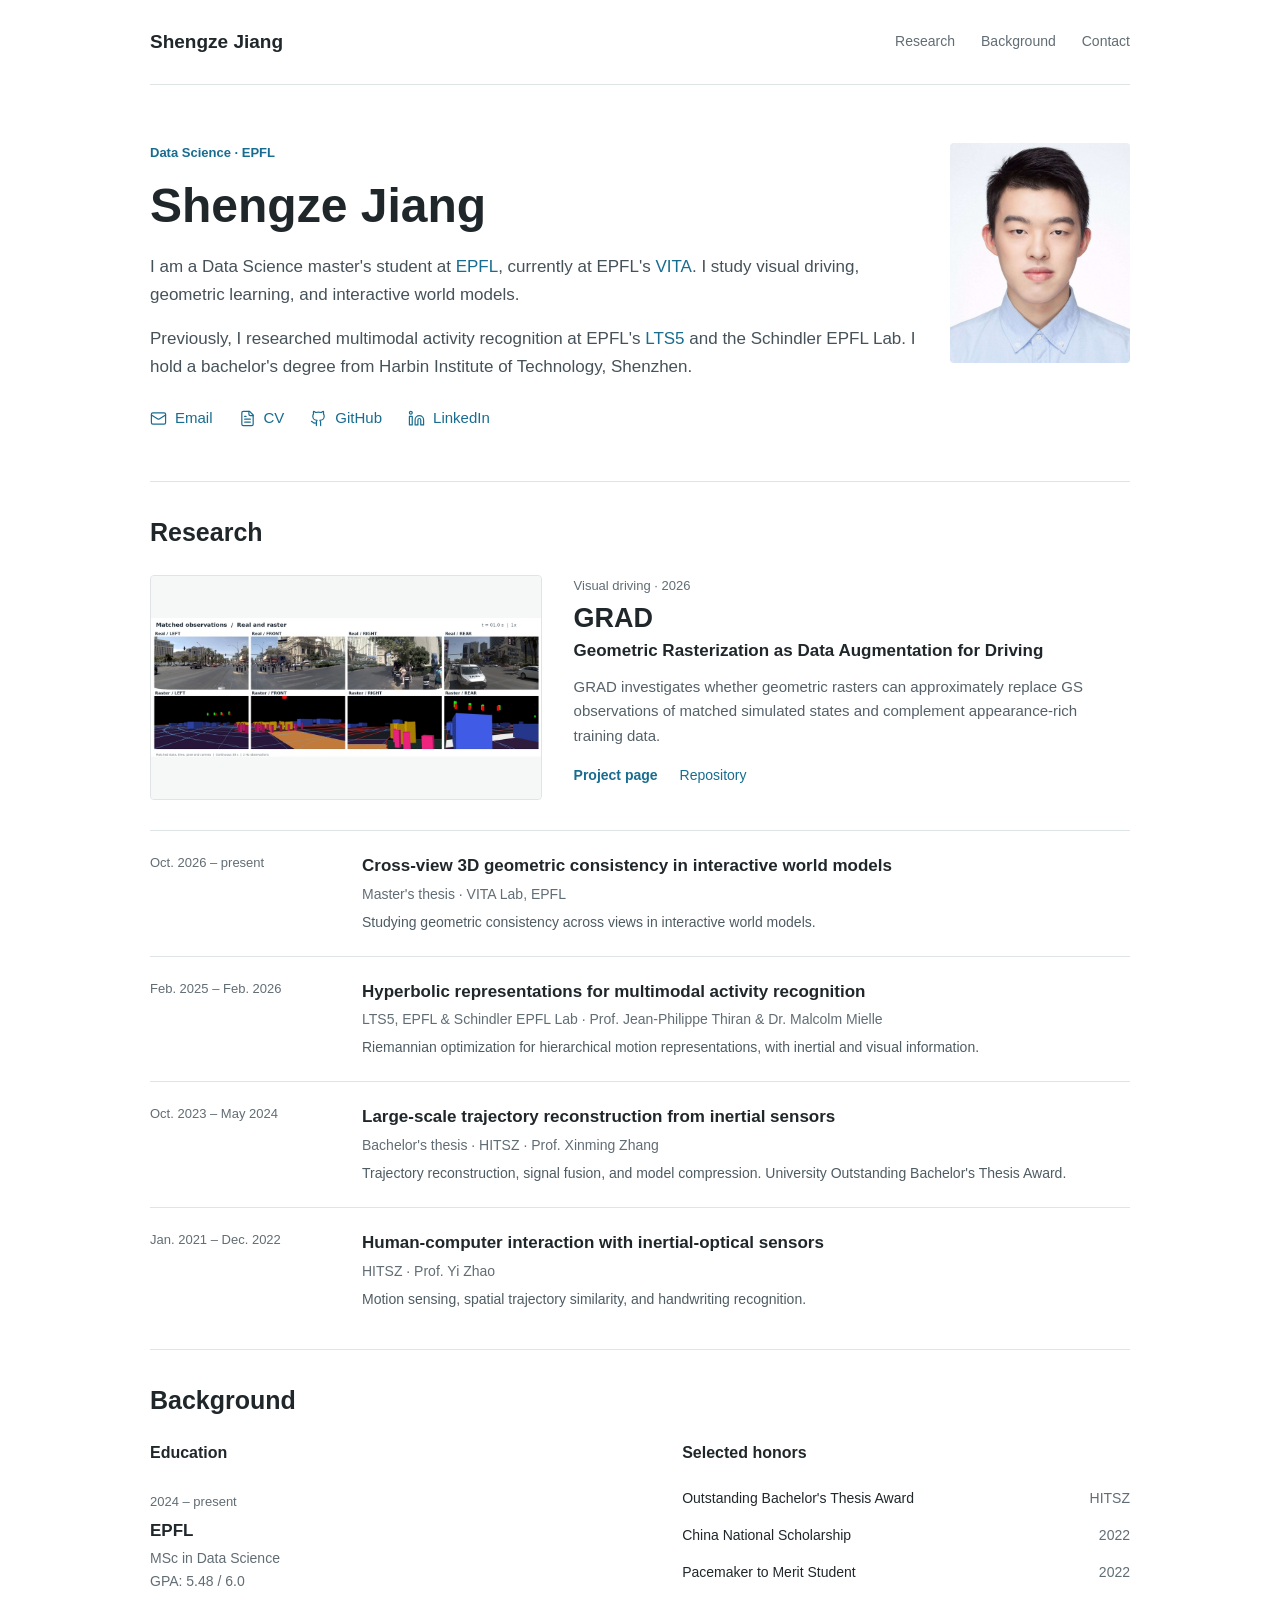
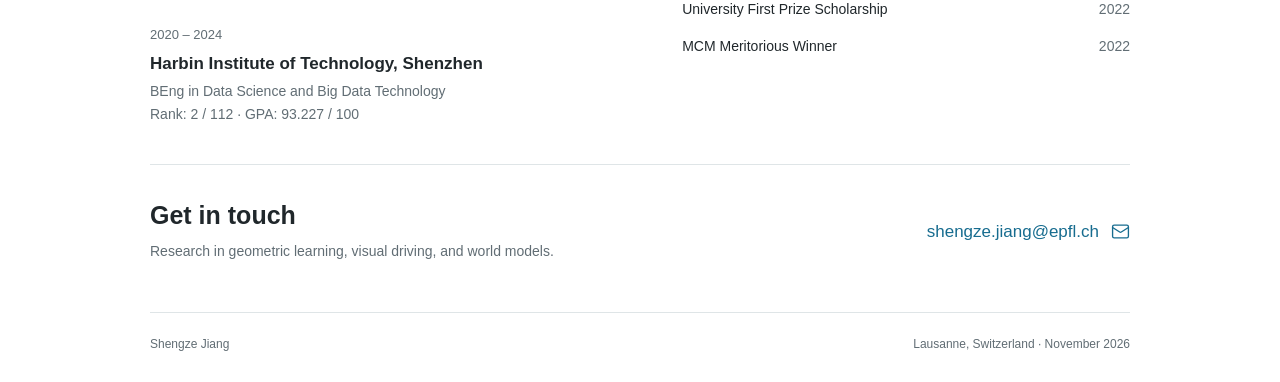
<file: index.html>
<!doctype html>
<html lang="en">
<head>
  <meta charset="utf-8">
  <meta name="viewport" content="width=device-width, initial-scale=1">
  <meta name="description" content="Shengze Jiang is a Data Science master's student at EPFL, researching visual driving, geometric learning, and interactive world models.">
  <meta name="robots" content="index, follow">
  <link rel="canonical" href="https://necojac.github.io/">
  <meta name="theme-color" content="#ffffff">
  <title>Shengze Jiang | EPFL</title>
  <link rel="icon" href="assets/images/favicon.png" type="image/png">
  <link rel="stylesheet" href="assets/css/site.css">
  <script src="assets/vendor/lucide.min.js" defer></script>
  <script src="assets/js/site.js" defer></script>
</head>
<body class="personal-page">
  <a class="skip-link" href="#main">Skip to content</a>
  <header class="site-nav personal-width">
    <a class="wordmark" href="index.html" aria-current="page">Shengze Jiang</a>
    <nav aria-label="Main navigation">
      <a href="#research">Research</a>
      <a href="#background">Background</a>
      <a href="#contact">Contact</a>
    </nav>
  </header>

  <main id="main" class="personal-width">
    <section class="profile" aria-labelledby="profile-title">
      <!-- PROFILE_PHOTO -->
      <p class="eyebrow">Data Science &middot; EPFL</p>
      <h1 id="profile-title">Shengze Jiang</h1>
      <div class="profile-bio">
        <p>I am a Data Science master's student at <a href="https://www.epfl.ch/">EPFL</a>, currently at EPFL's <a href="https://www.epfl.ch/labs/vita/">VITA</a>. I study visual driving, geometric learning, and interactive world models.</p>
        <p>Previously, I researched multimodal activity recognition at EPFL's <a href="https://www.epfl.ch/labs/lts5/">LTS5</a> and the Schindler EPFL Lab. I hold a bachelor's degree from Harbin Institute of Technology, Shenzhen.</p>
      </div>
      <div class="profile-links" aria-label="Profile links">
        <a href="mailto:shengze.jiang@epfl.ch"><i data-lucide="mail" aria-hidden="true"></i>Email</a>
        <!-- PROFILE_CV_LINK -->
        <a href="https://github.com/NecoJac"><i data-lucide="github" aria-hidden="true"></i>GitHub</a>
        <a href="https://www.linkedin.com/in/shengze-jiang/"><i data-lucide="linkedin" aria-hidden="true"></i>LinkedIn</a>
      </div>
    </section>

    <section id="research" class="home-section" aria-labelledby="research-title">
      <div class="section-heading"><h2 id="research-title">Research</h2></div>
      <article class="featured-research">
        <a class="research-image" href="GRAD/index.html" aria-label="Explore the GRAD project">
          <img src="assets/images/grad-thumbnail.webp" width="1120" height="640" alt="Matched real camera images and geometric raster observations used to train GRAD" fetchpriority="high">
        </a>
        <div class="research-description">
          <p class="research-meta">Visual driving &middot; 2026</p>
          <h3><a href="GRAD/index.html">GRAD</a></h3>
          <p class="project-subtitle">Geometric Rasterization as Data Augmentation for Driving</p>
          <p>GRAD investigates whether geometric rasters can approximately replace GS observations of matched simulated states and complement appearance-rich training data.</p>
          <div class="inline-links"><a class="text-link" href="GRAD/index.html">Project page</a><a href="https://github.com/NecoJac/GRAD">Repository</a></div>
        </div>
      </article>

      <div class="research-list">
        <article class="research-entry">
          <div class="entry-date">Oct. 2026 &ndash; present</div>
          <div><h3>Cross-view 3D geometric consistency in interactive world models</h3><p>Master's thesis &middot; VITA Lab, EPFL</p><p class="entry-detail">Studying geometric consistency across views in interactive world models.</p></div>
        </article>
        <article class="research-entry">
          <div class="entry-date">Feb. 2025 &ndash; Feb. 2026</div>
          <div><h3>Hyperbolic representations for multimodal activity recognition</h3><p>LTS5, EPFL &amp; Schindler EPFL Lab &middot; Prof. Jean-Philippe Thiran &amp; Dr. Malcolm Mielle</p><p class="entry-detail">Riemannian optimization for hierarchical motion representations, with inertial and visual information.</p></div>
        </article>
        <article class="research-entry">
          <div class="entry-date">Oct. 2023 &ndash; May 2024</div>
          <div><h3>Large-scale trajectory reconstruction from inertial sensors</h3><p>Bachelor's thesis &middot; HITSZ &middot; Prof. Xinming Zhang</p><p class="entry-detail">Trajectory reconstruction, signal fusion, and model compression. University Outstanding Bachelor's Thesis Award.</p></div>
        </article>
        <article class="research-entry">
          <div class="entry-date">Jan. 2021 &ndash; Dec. 2022</div>
          <div><h3>Human-computer interaction with inertial-optical sensors</h3><p>HITSZ &middot; Prof. Yi Zhao</p><p class="entry-detail">Motion sensing, spatial trajectory similarity, and handwriting recognition.</p></div>
        </article>
      </div>
    </section>

    <section id="background" class="home-section" aria-labelledby="background-title">
      <div class="section-heading"><h2 id="background-title">Background</h2></div>
      <div class="background-grid">
        <div>
          <h3 class="section-label">Education</h3>
          <div class="education-item"><span class="entry-date">2024 &ndash; present</span><h4>EPFL</h4><p>MSc in Data Science<br>GPA: 5.48 / 6.0</p></div>
          <div class="education-item"><span class="entry-date">2020 &ndash; 2024</span><h4>Harbin Institute of Technology, Shenzhen</h4><p>BEng in Data Science and Big Data Technology<br>Rank: 2 / 112 &middot; GPA: 93.227 / 100</p></div>
        </div>
        <div>
          <h3 class="section-label">Selected honors</h3>
          <ul class="honors-list">
            <li><span>Outstanding Bachelor's Thesis Award</span><span>HITSZ</span></li>
            <li><span>China National Scholarship</span><span>2022</span></li>
            <li><span>Pacemaker to Merit Student</span><span>2022</span></li>
            <li><span>University First Prize Scholarship</span><span>2022</span></li>
            <li><span>MCM Meritorious Winner</span><span>2022</span></li>
          </ul>
        </div>
      </div>
    </section>

    <section id="contact" class="contact-section" aria-labelledby="contact-title">
      <div><h2 id="contact-title">Get in touch</h2><p>Research in geometric learning, visual driving, and world models.</p></div>
      <a class="contact-email" href="mailto:shengze.jiang@epfl.ch">shengze.jiang@epfl.ch<i data-lucide="mail" aria-hidden="true"></i></a>
    </section>
  </main>
  <footer class="site-footer personal-width"><span>Shengze Jiang</span><span>Lausanne, Switzerland &middot; November 2026</span></footer>
</body>
</html>
</file>
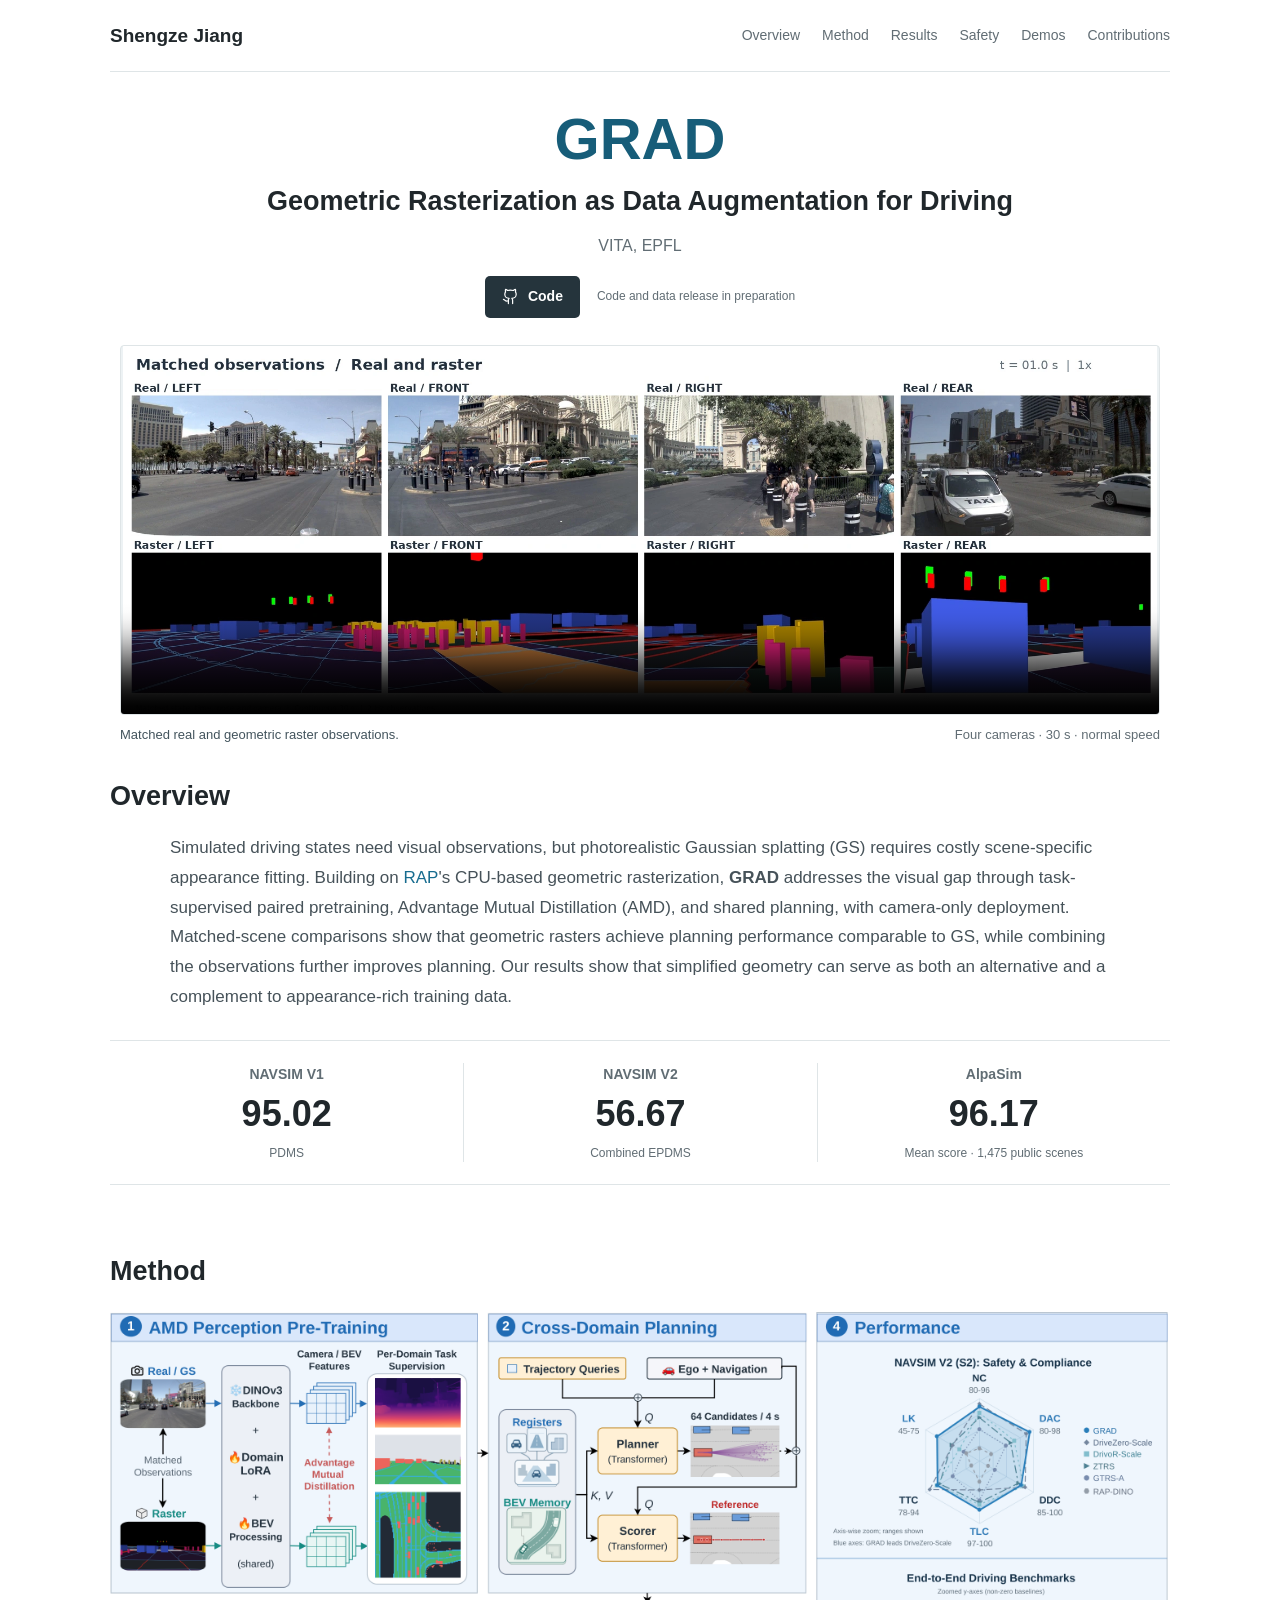
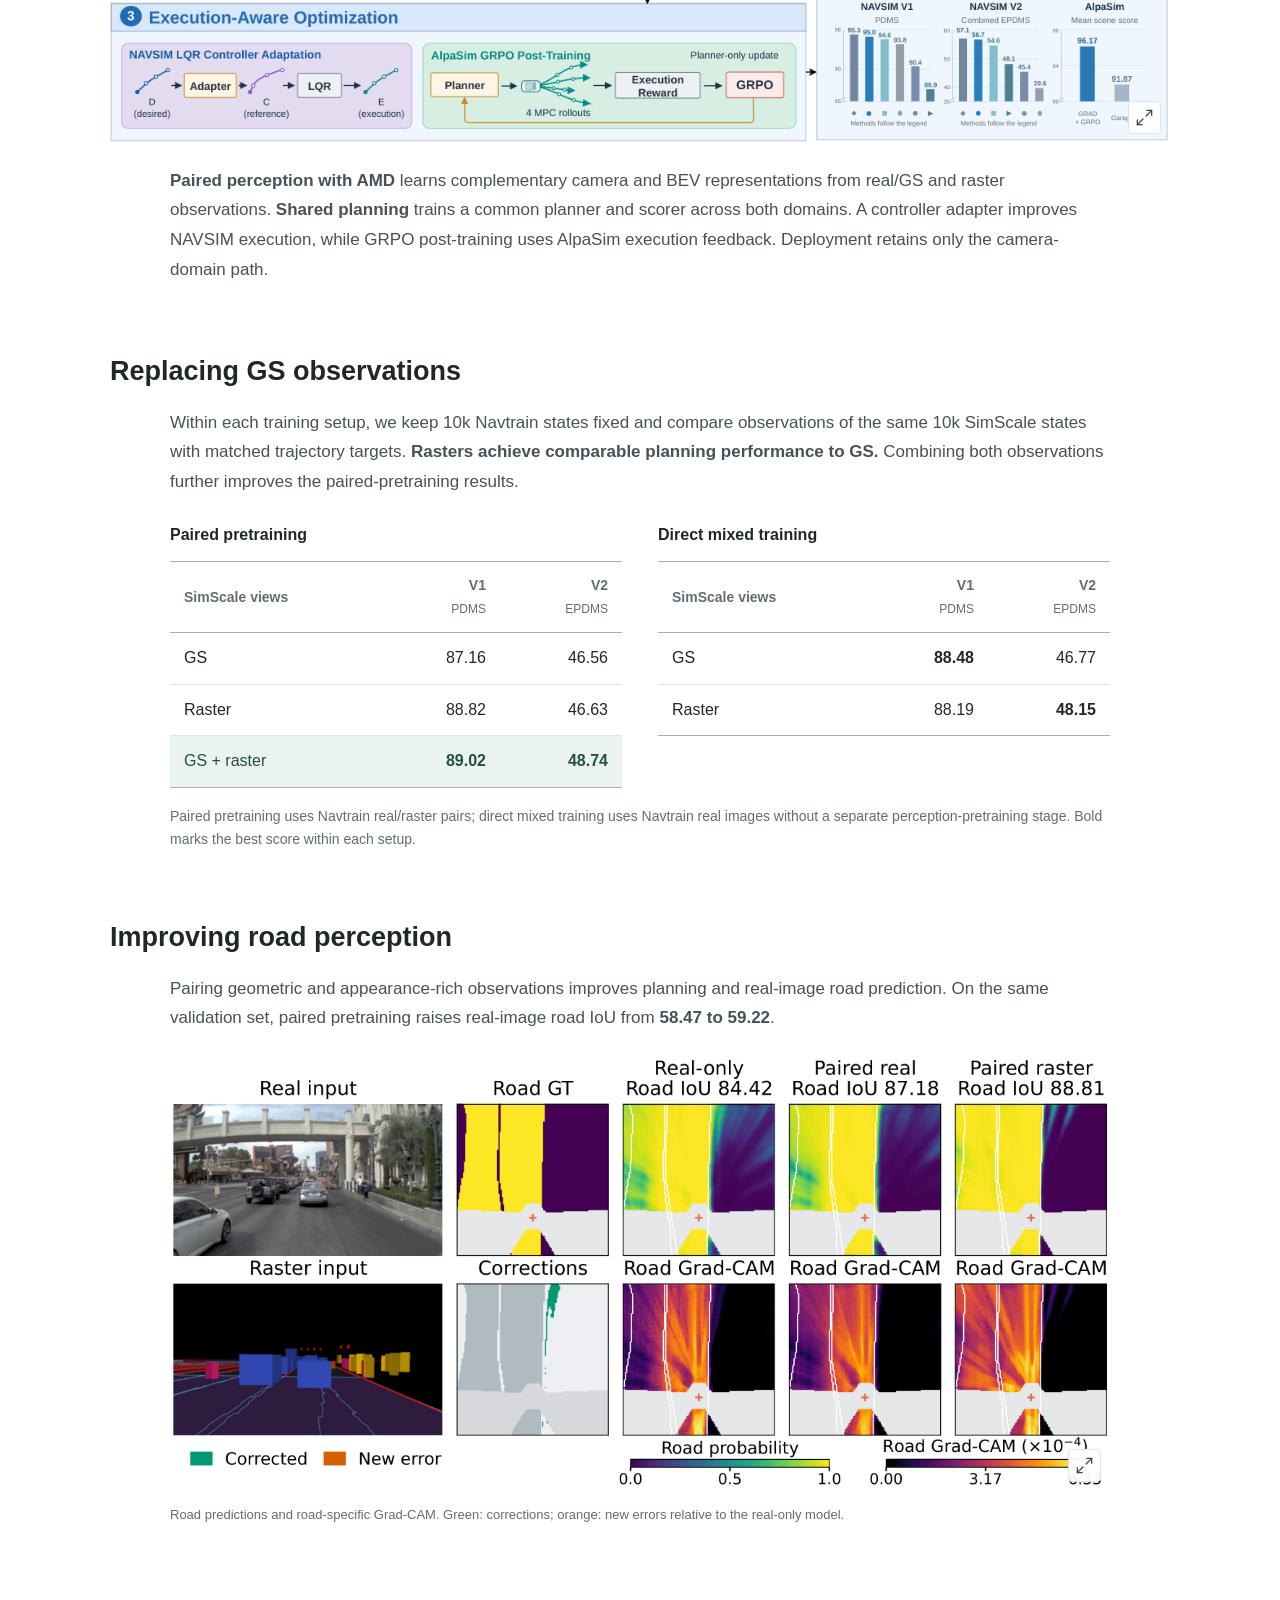
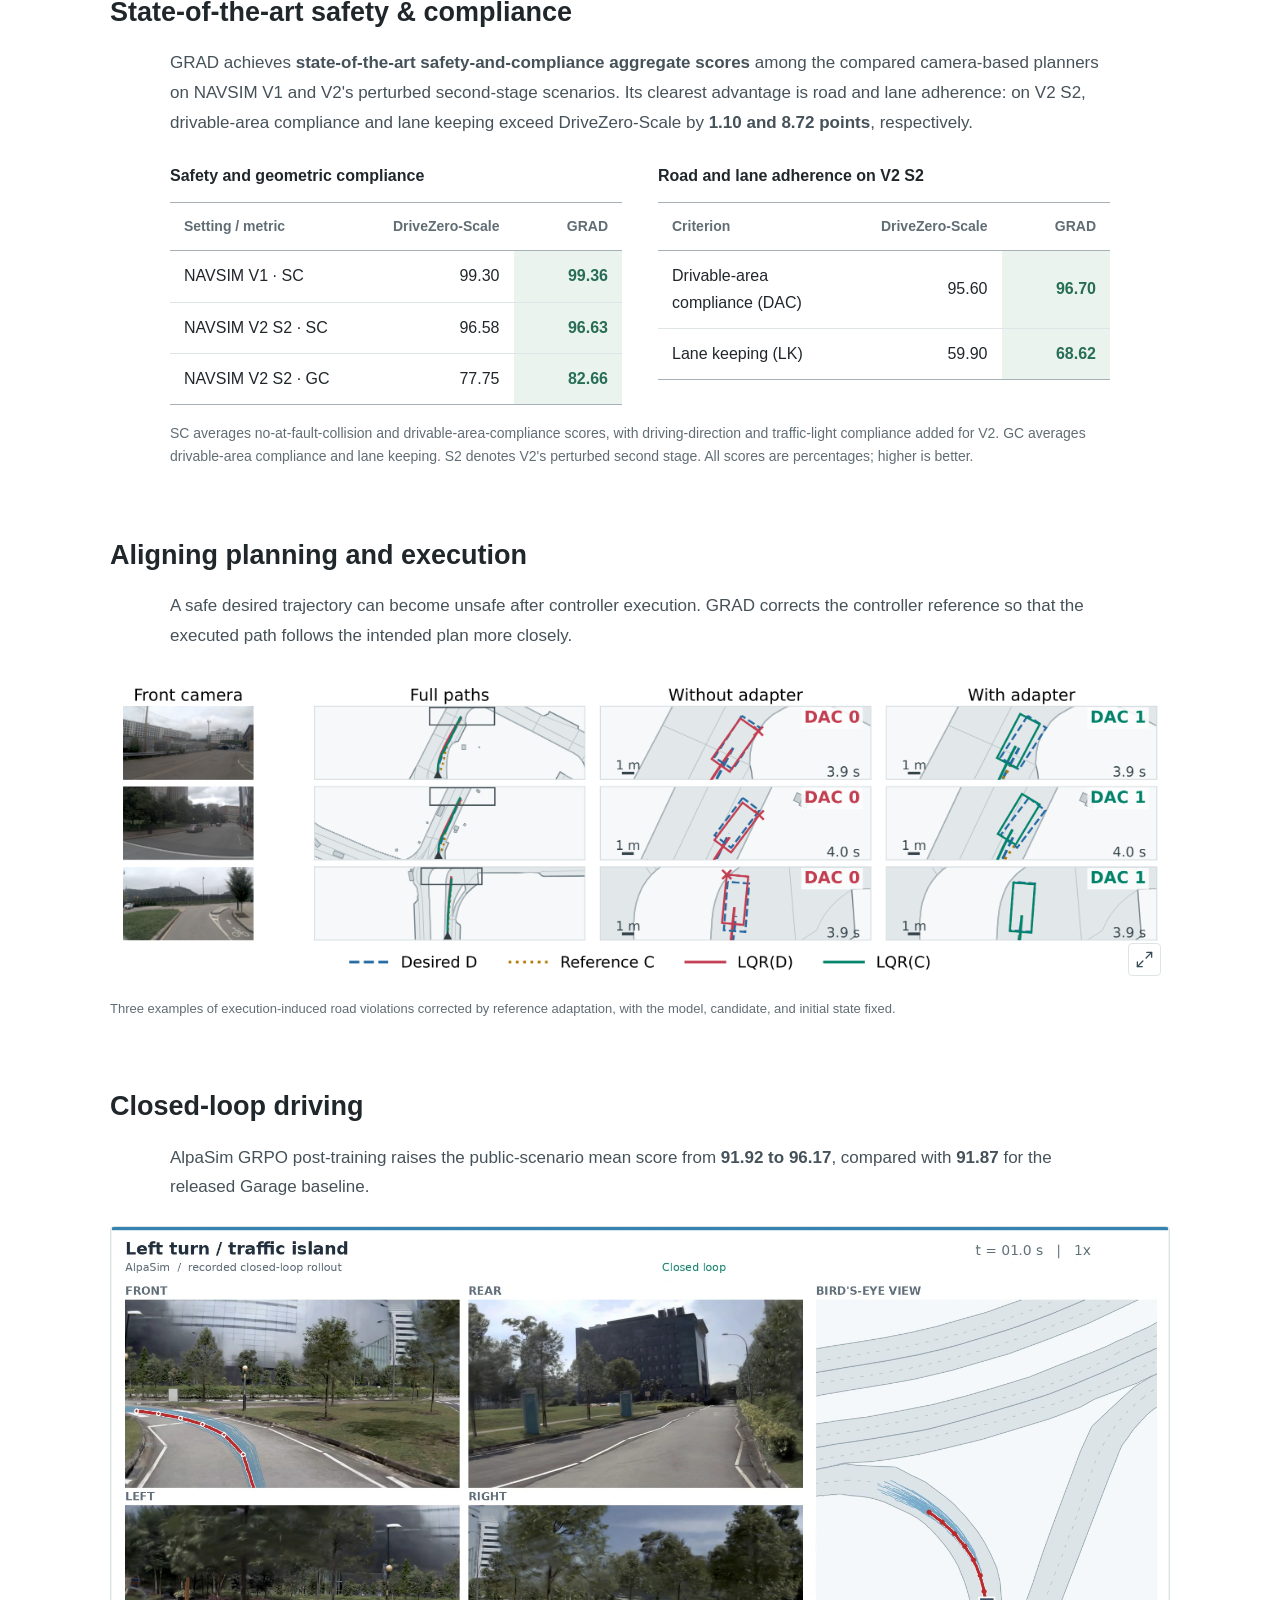
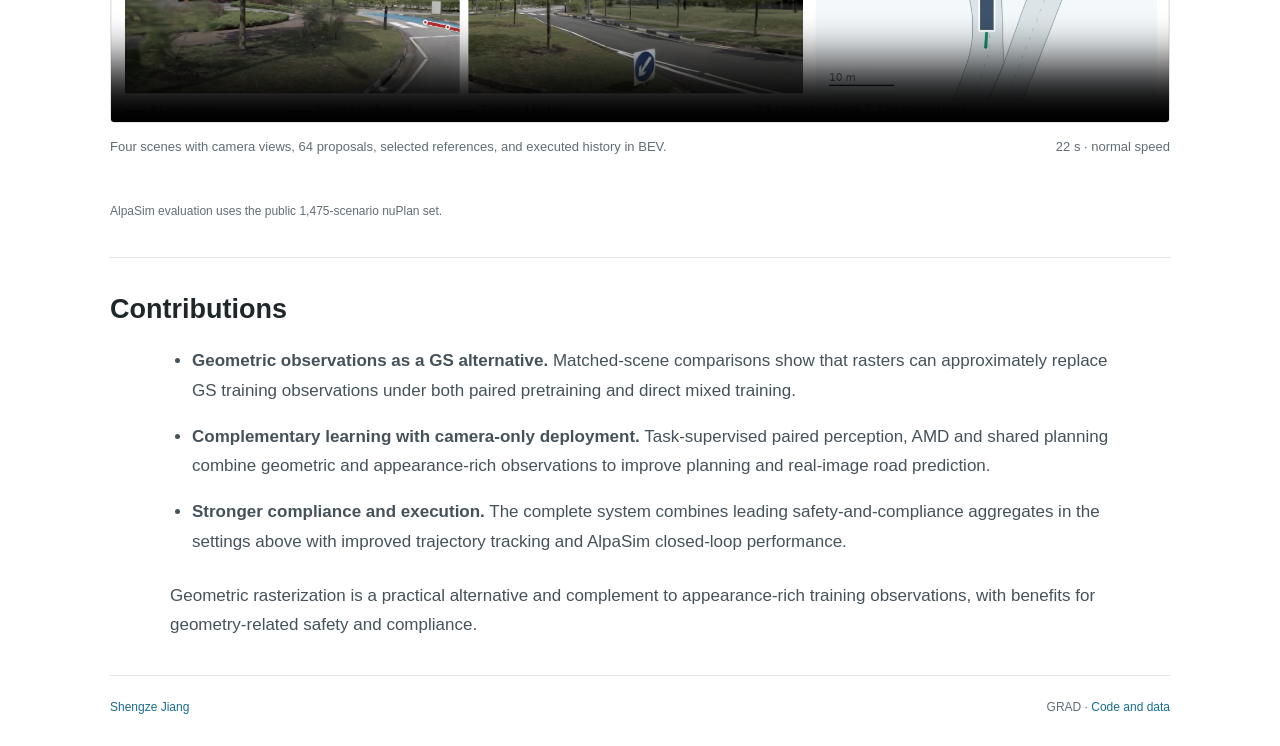
<file: GRAD/index.html>
<!doctype html>
<html lang="en">
<head>
  <meta charset="utf-8">
  <meta name="viewport" content="width=device-width, initial-scale=1">
  <meta name="description" content="GRAD learns from geometric rasters and appearance-rich observations for visual driving, with camera-only deployment.">
  <meta name="robots" content="index, follow">
  <link rel="canonical" href="https://necojac.github.io/GRAD/">
  <meta name="theme-color" content="#ffffff">
  <meta property="og:title" content="GRAD: Geometric Rasterization as Data Augmentation for Driving">
  <meta property="og:description" content="Simplified geometry as training data. Camera-only driving at deployment.">
  <meta property="og:image" content="https://necojac.github.io/assets/images/grad-social.jpg">
  <title>GRAD | Geometric Rasterization for Driving</title>
  <link rel="icon" href="../assets/images/favicon.png" type="image/png">
  <link rel="stylesheet" href="../assets/css/site.css">
  <script src="../assets/vendor/lucide.min.js" defer></script>
  <script src="../assets/js/site.js" defer></script>
</head>
<body class="project-page compact-project">
  <a class="skip-link" href="#main">Skip to content</a>
  <header class="site-nav project-width">
    <a class="wordmark" href="../index.html">Shengze Jiang</a>
    <nav aria-label="Project navigation"><a href="#abstract">Overview</a><a href="#method">Method</a><a href="#replacement">Results</a><a href="#safety">Safety</a><a href="#demos">Demos</a><a href="#contributions">Contributions</a></nav>
  </header>

  <main id="main">
    <section class="project-opening project-width" aria-labelledby="project-title">
      <h1 id="project-title">GRAD</h1>
      <p class="study-title">Geometric Rasterization as Data Augmentation for Driving</p>
      <p class="project-affiliation">VITA, EPFL</p>
      <div class="resource-links"><a class="button button-primary" href="https://github.com/NecoJac/GRAD"><i data-lucide="github" aria-hidden="true"></i>Code</a><span class="release-note">Code and data release in preparation</span></div>
      <figure class="opening-media">
        <video class="full-video" controls playsinline muted loop preload="metadata" poster="../assets/images/matched-poster.webp" aria-label="Thirty-second matched real and raster observations from four cameras">
          <source src="../assets/media/real_raster_multiview.mp4" type="video/mp4">
          <a href="../assets/media/real_raster_multiview.mp4">Download the multiview video</a>
        </video>
        <figcaption><span>Matched real and geometric raster observations.</span><span>Four cameras &middot; 30 s &middot; normal speed</span></figcaption>
      </figure>
    </section>

    <section id="abstract" class="study-section project-width" aria-labelledby="abstract-title">
      <h2 id="abstract-title">Overview</h2>
      <div class="study-prose"><p>Simulated driving states need visual observations, but photorealistic Gaussian splatting (GS) requires costly scene-specific appearance fitting. Building on <a href="https://alan-lanfeng.github.io/RAP/">RAP</a>'s CPU-based geometric rasterization, <strong>GRAD</strong> addresses the visual gap through task-supervised paired pretraining, Advantage Mutual Distillation (AMD), and shared planning, with camera-only deployment. Matched-scene comparisons show that geometric rasters achieve planning performance comparable to GS, while combining the observations further improves planning. Our results show that simplified geometry can serve as both an alternative and a complement to appearance-rich training data.</p></div>
      <dl class="headline-results">
        <div><dt>NAVSIM V1</dt><dd>95.02<span>PDMS</span></dd></div>
        <div><dt>NAVSIM V2</dt><dd>56.67<span>Combined EPDMS</span></dd></div>
        <div><dt>AlpaSim</dt><dd>96.17<span>Mean score &middot; 1,475 public scenes</span></dd></div>
      </dl>
    </section>

    <section id="method" class="study-section project-width" aria-labelledby="method-title">
      <h2 id="method-title">Method</h2>
      <figure class="study-figure">
        <button class="figure-zoom" type="button" data-zoom="../assets/images/grad-overview.png" data-zoom-title="GRAD framework" aria-label="Enlarge the GRAD framework">
          <img src="../assets/images/grad-overview.png" width="2600" height="1056" loading="lazy" alt="GRAD: paired perception with AMD, shared planning, controller adaptation and post-training, and performance comparisons">
          <span class="zoom-affordance" title="Enlarge figure"><i data-lucide="maximize-2" aria-hidden="true"></i></span>
        </button>
      </figure>
      <div class="study-prose"><p><strong>Paired perception with AMD</strong> learns complementary camera and BEV representations from real/GS and raster observations. <strong>Shared planning</strong> trains a common planner and scorer across both domains. A controller adapter improves NAVSIM execution, while GRPO post-training uses AlpaSim execution feedback. Deployment retains only the camera-domain path.</p></div>
    </section>

    <section id="replacement" class="study-section project-width" aria-labelledby="replacement-title">
      <h2 id="replacement-title">Replacing GS observations</h2>
      <div class="study-prose"><p>Within each training setup, we keep 10k Navtrain states fixed and compare observations of the same 10k SimScale states with matched trajectory targets. <strong>Rasters achieve comparable planning performance to GS.</strong> Combining both observations further improves the paired-pretraining results.</p></div>
      <div class="replacement-tables">
        <table class="result-table">
          <caption>Paired pretraining</caption>
          <thead><tr><th scope="col">SimScale views</th><th scope="col">V1<br><span>PDMS</span></th><th scope="col">V2<br><span>EPDMS</span></th></tr></thead>
          <tbody>
            <tr><th scope="row">GS</th><td>87.16</td><td>46.56</td></tr>
            <tr><th scope="row">Raster</th><td>88.82</td><td>46.63</td></tr>
            <tr class="highlight-row"><th scope="row">GS + raster</th><td><strong>89.02</strong></td><td><strong>48.74</strong></td></tr>
          </tbody>
        </table>
        <table class="result-table">
          <caption>Direct mixed training</caption>
          <thead><tr><th scope="col">SimScale views</th><th scope="col">V1<br><span>PDMS</span></th><th scope="col">V2<br><span>EPDMS</span></th></tr></thead>
          <tbody>
            <tr><th scope="row">GS</th><td><strong>88.48</strong></td><td>46.77</td></tr>
            <tr><th scope="row">Raster</th><td>88.19</td><td><strong>48.15</strong></td></tr>
          </tbody>
        </table>
      </div>
      <p class="replacement-note">Paired pretraining uses Navtrain real/raster pairs; direct mixed training uses Navtrain real images without a separate perception-pretraining stage. Bold marks the best score within each setup.</p>
    </section>

    <section id="perception" class="study-section project-width" aria-labelledby="road-title">
      <h2 id="road-title">Improving road perception</h2>
      <div class="study-prose"><p>Pairing geometric and appearance-rich observations improves planning and real-image road prediction. On the same validation set, paired pretraining raises real-image road IoU from <strong>58.47 to 59.22</strong>.</p></div>
      <figure class="study-figure road-figure">
        <button class="figure-zoom" type="button" data-zoom="../assets/images/road-features.png" data-zoom-title="Road prediction with paired pretraining" aria-label="Enlarge road prediction comparison">
          <img src="../assets/images/road-features.png" width="2600" height="1200" loading="lazy" alt="Road ground truth, real-only and paired predictions, and road-specific Grad-CAM. Real-image IoU in this example increases from 84.42 to 87.18.">
          <span class="zoom-affordance" title="Enlarge figure"><i data-lucide="maximize-2" aria-hidden="true"></i></span>
        </button>
        <figcaption>Road predictions and road-specific Grad-CAM. Green: corrections; orange: new errors relative to the real-only model.</figcaption>
      </figure>
    </section>

    <section id="safety" class="study-section project-width" aria-labelledby="safety-title">
      <h2 id="safety-title">State-of-the-art safety &amp; compliance</h2>
      <div class="study-prose"><p>GRAD achieves <strong>state-of-the-art safety-and-compliance aggregate scores</strong> among the compared camera-based planners on NAVSIM V1 and V2's perturbed second-stage scenarios. Its clearest advantage is road and lane adherence: on V2 S2, drivable-area compliance and lane keeping exceed DriveZero-Scale by <strong>1.10 and 8.72 points</strong>, respectively.</p></div>
      <div class="replacement-tables safety-tables">
        <table class="result-table">
          <caption>Safety and geometric compliance</caption>
          <thead><tr><th scope="col">Setting / metric</th><th scope="col">DriveZero-Scale</th><th scope="col">GRAD</th></tr></thead>
          <tbody>
            <tr><th scope="row">NAVSIM V1 &middot; SC</th><td>99.30</td><td><strong>99.36</strong></td></tr>
            <tr><th scope="row">NAVSIM V2 S2 &middot; SC</th><td>96.58</td><td><strong>96.63</strong></td></tr>
            <tr><th scope="row">NAVSIM V2 S2 &middot; GC</th><td>77.75</td><td><strong>82.66</strong></td></tr>
          </tbody>
        </table>
        <table class="result-table">
          <caption>Road and lane adherence on V2 S2</caption>
          <thead><tr><th scope="col">Criterion</th><th scope="col">DriveZero-Scale</th><th scope="col">GRAD</th></tr></thead>
          <tbody>
            <tr><th scope="row">Drivable-area compliance (DAC)</th><td>95.60</td><td><strong>96.70</strong></td></tr>
            <tr><th scope="row">Lane keeping (LK)</th><td>59.90</td><td><strong>68.62</strong></td></tr>
          </tbody>
        </table>
      </div>
      <p class="replacement-note">SC averages no-at-fault-collision and drivable-area-compliance scores, with driving-direction and traffic-light compliance added for V2. GC averages drivable-area compliance and lane keeping. S2 denotes V2's perturbed second stage. All scores are percentages; higher is better.</p>
    </section>

    <section id="execution" class="study-section project-width" aria-labelledby="adapter-title">
      <h2 id="adapter-title">Aligning planning and execution</h2>
      <div class="study-prose"><p>A safe desired trajectory can become unsafe after controller execution. GRAD corrects the controller reference so that the executed path follows the intended plan more closely.</p></div>
      <figure class="study-figure">
        <button class="figure-zoom" type="button" data-zoom="../assets/images/adapter-cases.png" data-zoom-title="Controller adaptation" aria-label="Enlarge controller adaptation cases">
          <img src="../assets/images/adapter-cases.png" width="2600" height="761" loading="lazy" alt="Three examples showing camera views, trajectories, and matched close-ups. Direct LQR execution crosses the road boundary; adapted execution remains compliant.">
          <span class="zoom-affordance" title="Enlarge figure"><i data-lucide="maximize-2" aria-hidden="true"></i></span>
        </button>
        <figcaption>Three examples of execution-induced road violations corrected by reference adaptation, with the model, candidate, and initial state fixed.</figcaption>
      </figure>
    </section>

    <section id="demos" class="study-section project-width" aria-labelledby="demos-title">
      <h2 id="demos-title">Closed-loop driving</h2>
      <div class="study-prose"><p>AlpaSim GRPO post-training raises the public-scenario mean score from <strong>91.92 to 96.17</strong>, compared with <strong>91.87</strong> for the released Garage baseline.</p></div>
      <figure class="study-figure">
        <video class="full-video showcase-video" controls playsinline muted loop preload="metadata" poster="../assets/images/showcase-poster.webp" aria-label="Four AlpaSim closed-loop driving examples with camera and BEV trajectory visualizations">
          <source src="../assets/media/closed_loop_showcase.mp4" type="video/mp4">
          <a href="../assets/media/closed_loop_showcase.mp4">Download the closed-loop showcase</a>
        </video>
        <figcaption><span>Four scenes with camera views, 64 proposals, selected references, and executed history in BEV.</span><span>22 s &middot; normal speed</span></figcaption>
      </figure>
    </section>
    <p class="evaluation-note project-width">AlpaSim evaluation uses the public 1,475-scenario nuPlan set.</p>

    <section id="contributions" class="study-section project-width" aria-labelledby="contributions-title">
      <h2 id="contributions-title">Contributions</h2>
      <div class="study-prose">
        <ul class="contribution-list">
          <li><strong>Geometric observations as a GS alternative.</strong> Matched-scene comparisons show that rasters can approximately replace GS training observations under both paired pretraining and direct mixed training.</li>
          <li><strong>Complementary learning with camera-only deployment.</strong> Task-supervised paired perception, AMD and shared planning combine geometric and appearance-rich observations to improve planning and real-image road prediction.</li>
          <li><strong>Stronger compliance and execution.</strong> The complete system combines leading safety-and-compliance aggregates in the settings above with improved trajectory tracking and AlpaSim closed-loop performance.</li>
        </ul>
        <p>Geometric rasterization is a practical alternative and complement to appearance-rich training observations, with benefits for geometry-related safety and compliance.</p>
      </div>
    </section>
  </main>
  <footer class="site-footer project-width"><a href="../index.html">Shengze Jiang</a><span>GRAD &middot; <a href="https://github.com/NecoJac/GRAD">Code and data</a></span></footer>

  <dialog class="image-dialog" aria-labelledby="dialog-title"><div class="dialog-toolbar"><h2 id="dialog-title">Figure</h2><div><a id="dialog-download" class="icon-button" href="#" download aria-label="Download figure" title="Download figure"><i data-lucide="download" aria-hidden="true"></i></a><button class="icon-button" type="button" data-close-dialog aria-label="Close figure" title="Close"><i data-lucide="x" aria-hidden="true"></i></button></div></div><div class="dialog-image-wrap"><img id="dialog-image" alt=""></div></dialog>
</body>
</html>
</file>
<file: assets/css/site.css>
:root {
  color-scheme: light;
  --ink: #20272b;
  --muted: #616d74;
  --accent: #176c8f;
  --accent-hover: #10516c;
  --green: #286d57;
  --line: #dfe5e7;
  --surface: #f3f6f7;
  --soft-green: #eaf3ed;
  --body-font: -apple-system, BlinkMacSystemFont, "Segoe UI", Helvetica, Arial, sans-serif;
}

* { box-sizing: border-box; }
html { scroll-behavior: smooth; scroll-padding-top: 28px; }
body { margin: 0; color: var(--ink); background: #fff; font: 400 17px/1.65 var(--body-font); letter-spacing: 0; -webkit-font-smoothing: antialiased; }
button, input, select { font: inherit; letter-spacing: 0; }
button, a { -webkit-tap-highlight-color: transparent; }
button { cursor: pointer; }
a { color: var(--accent); text-decoration: none; text-underline-offset: 4px; }
a:hover { color: var(--accent-hover); text-decoration: underline; }
a:focus-visible, button:focus-visible, video:focus-visible { outline: 3px solid #2784b3; outline-offset: 5px; }
img, video { display: block; max-width: 100%; }
figure, p, dl { margin: 0; }
p + p { margin-top: 16px; }
h1, h2, h3, h4 { margin: 0; font-weight: 650; line-height: 1.22; letter-spacing: 0; text-wrap: balance; }
h2 { font-size: 30px; }
h3 { font-size: 20px; }
svg.lucide { width: 19px; height: 19px; stroke-width: 1.7; flex: 0 0 auto; }
strong { font-weight: 650; }
::selection { color: #173e50; background: #dceff5; }
.personal-width { width: min(100% - 56px, 980px); margin-inline: auto; }
.project-width { width: min(100% - 64px, 1180px); margin-inline: auto; }
.skip-link { position: fixed; top: -100px; left: 16px; padding: 10px 18px; z-index: 100; background: #fff; border: 1px solid var(--accent); }
.skip-link:focus { top: 12px; }
.site-nav { min-height: 85px; display: flex; align-items: center; justify-content: space-between; gap: 24px; border-bottom: 1px solid var(--line); }
.wordmark { font-size: 19px; font-weight: 650; color: var(--ink); white-space: nowrap; }
.wordmark:hover { text-decoration: none; }
.wordmark-dot { color: var(--accent); }
.site-nav nav { display: flex; align-items: center; gap: 26px; font-size: 14px; }
.site-nav nav a { color: var(--muted); padding-block: 12px; }
.site-nav nav a:hover { color: var(--accent); }
.nav-icon { display: inline-flex; align-items: center; min-width: 28px; justify-content: center; }
.eyebrow { font-size: 13px; line-height: 1.5; font-weight: 600; color: var(--accent); margin-bottom: 14px; }
.profile { padding: 58px 0 50px; }
.profile-photo { float: right; width: 180px; height: 220px; object-fit: cover; margin: 0 0 24px 32px; border-radius: 4px; }
.profile h1 { font-size: 48px; font-weight: 700; margin-bottom: 18px; }
.profile-lead { font-size: 28px; line-height: 1.35; font-weight: 450; margin-bottom: 24px; }
.profile-bio { max-width: 830px; color: #465259; font-size: 17px; }
.profile-links { display: flex; align-items: center; flex-wrap: wrap; gap: 14px 26px; margin-top: 25px; }
.profile-links a { display: inline-flex; align-items: center; gap: 8px; font-size: 15px; }
.profile-links svg { width: 17px; height: 17px; }
.home-section { border-top: 1px solid var(--line); padding: 35px 0 38px; }
.section-heading { display: flex; align-items: baseline; justify-content: space-between; gap: 16px; margin-bottom: 28px; }
.section-heading h2 { font-size: 25px; }
.section-heading > span { color: var(--muted); font-size: 13px; }
.featured-research { display: grid; grid-template-columns: minmax(250px, .95fr) minmax(0, 1.35fr); gap: 32px; align-items: start; padding-bottom: 30px; }
.research-image { overflow: hidden; display: block; border: 1px solid var(--line); border-radius: 4px; background: var(--surface); }
.research-image img { width: 100%; height: auto; aspect-ratio: 7 / 4; object-fit: contain; transition: opacity 160ms ease; }
.research-image:hover img { opacity: .88; }
.research-description h3 { font-size: 27px; margin: 5px 0 4px; }
.research-description h3 a { color: var(--ink); }
.research-meta { font-size: 13px; color: var(--muted); }
.project-subtitle { font-size: 17px; font-weight: 550; line-height: 1.4; }
.research-description > p:not(.project-subtitle):not(.research-meta) { font-size: 15px; line-height: 1.65; color: #556169; margin-top: 12px; }
.inline-links { display: flex; flex-wrap: wrap; gap: 22px; font-size: 14px; margin-top: 15px; }
.text-link { font-weight: 650; }
.research-list { border-top: 1px solid var(--line); }
.research-entry { display: grid; grid-template-columns: 188px minmax(0, 1fr); gap: 24px; padding: 22px 0; border-bottom: 1px solid var(--line); }
.research-entry:last-child { border-bottom: 0; padding-bottom: 0; }
.entry-date { font-size: 13px; color: var(--muted); line-height: 1.6; }
.research-entry h3 { font-size: 17px; line-height: 1.5; margin-bottom: 4px; font-weight: 600; }
.research-entry p { margin: 0; font-size: 14px; color: var(--muted); }
.research-entry .entry-detail { margin-top: 5px; color: #4e5c63; }
.background-grid { display: grid; grid-template-columns: 1.05fr 1fr; gap: 62px; }
.section-label { font-size: 16px; font-weight: 600; margin-bottom: 24px; }
.education-item + .education-item { margin-top: 27px; }
.education-item h4 { font-size: 17px; line-height: 1.4; margin: 4px 0; }
.education-item p { color: var(--muted); font-size: 14px; }
.honors-list { list-style: none; padding: 0; margin: 0; }
.honors-list li { display: flex; justify-content: space-between; gap: 24px; padding-bottom: 14px; font-size: 14px; }
.honors-list li span:last-child { color: var(--muted); flex-shrink: 0; }
.contact-section { border-top: 1px solid var(--line); padding: 35px 0 48px; display: flex; align-items: center; gap: 25px; justify-content: space-between; }
.contact-section h2 { font-size: 25px; }
.contact-section p { font-size: 14px; color: var(--muted); margin-top: 10px; max-width: 440px; }
.contact-email { display: inline-flex; align-items: center; gap: 12px; font-size: 17px; white-space: nowrap; }
.site-footer { display: flex; justify-content: space-between; align-items: center; gap: 20px; border-top: 1px solid var(--line); padding: 22px 0 28px; color: var(--muted); font-size: 12px; }

.project-opening { padding-top: 30px; text-align: center; }
.project-page .site-nav { min-height: 72px; flex-wrap: wrap; padding-block: 12px; }
.project-page .site-nav nav { flex-wrap: wrap; gap: 0 22px; }
.project-opening .eyebrow { margin-bottom: 10px; }
.project-opening h1 { font-size: 58px; line-height: 1.08; font-weight: 750; color: #175d79; }
.study-title { font-size: 27px; line-height: 1.28; font-weight: 600; margin-top: 13px; text-wrap: balance; }
.project-lead { font-size: 18px; color: var(--muted); margin-top: 17px; }
.mobile-break { display: none; }
.resource-links { display: flex; justify-content: center; flex-wrap: wrap; align-items: center; gap: 10px; margin-top: 22px; }
.button { display: inline-flex; gap: 9px; align-items: center; justify-content: center; border: 1px solid transparent; border-radius: 5px; padding: 9px 16px; min-height: 42px; font-size: 14px; font-weight: 550; line-height: 1.5; }
.button:hover { text-decoration: none; }
.button-primary { color: #fff; background: #25343c; }
.button-primary:hover { color: #fff; background: #37515e; }
.button-quiet { color: var(--ink); border-color: #d2dade; background: #fff; }
.button-quiet:hover { color: var(--accent); border-color: var(--accent); }
.button svg { width: 17px; height: 17px; }
.release-note { color: var(--muted); font-size: 12px; margin-left: 7px; }
.opening-media { width: min(100%, 1040px); margin: 27px auto 0; text-align: left; }
.full-video { width: 100%; height: auto; object-fit: contain; background: #edf2f4; border: 1px solid var(--line); border-radius: 4px; }
.opening-media .full-video { aspect-ratio: 1920 / 684; }
.opening-media figcaption { display: flex; gap: 16px; justify-content: space-between; margin-top: 10px; color: var(--muted); font-size: 13px; line-height: 1.55; }
.opening-media figcaption span:first-child { color: #43545d; }
.headline-results { display: grid; grid-template-columns: repeat(3,minmax(0,1fr)); padding: 26px 0; margin-top: 28px; border-block: 1px solid var(--line); text-align: center; }
.headline-results > div + div { border-left: 1px solid var(--line); }
.headline-results dt { font-size: 14px; font-weight: 550; color: var(--muted); }
.headline-results dd { margin: 7px 0 0; font-size: 36px; line-height: 1.15; font-weight: 650; font-variant-numeric: tabular-nums; }
.headline-results dd span { display: block; font-size: 12px; color: var(--muted); font-weight: 400; margin-top: 10px; line-height: 1.5; }
.project-section { padding-block: 62px; }
.finding-section { display: grid; grid-template-columns: 1fr 1.15fr; gap: 66px; }
.finding-section h2 { font-size: 30px; line-height: 1.25; }
.prose p { color: #526069; font-size: 16px; }
.prose h3 { margin-bottom: 17px; font-size: 22px; }
.prose .key-sentence { color: var(--ink); font-weight: 550; border-left: 3px solid var(--green); padding-left: 16px; margin-top: 23px; }
.project-band { background: var(--surface); padding-block: 52px; border-block: 1px solid #e7ecee; }
.project-section-heading { display: flex; align-items: end; justify-content: space-between; gap: 24px; margin-bottom: 26px; }
.project-section-heading .eyebrow { margin-bottom: 8px; }
.inline-icon-link { display: inline-flex; align-items: center; gap: 8px; font-size: 14px; line-height: 1.5; white-space: nowrap; }
.inline-icon-link svg { width: 17px; height: 17px; }
.overview-figure { padding: 17px 12px; background: #fff; border: 1px solid #e0e6e8; border-radius: 3px; }
.figure-zoom { display: block; position: relative; width: 100%; background: transparent; border: 0; padding: 0; cursor: zoom-in; }
.figure-zoom > img { width: 100%; height: auto; }
.zoom-affordance { position: absolute; right: 9px; bottom: 9px; display: grid; place-items: center; height: 33px; width: 33px; border: 1px solid var(--line); border-radius: 4px; color: #384c57; background: rgba(255,255,255,.95); }
.figure-zoom:hover .zoom-affordance { color: var(--accent); border-color: var(--accent); }
.method-columns { display: grid; grid-template-columns: repeat(3,minmax(0,1fr)); gap: 32px; margin-top: 30px; }
.method-columns h3 { font-size: 18px; margin-bottom: 12px; }
.method-columns p { font-size: 14px; color: #58656e; line-height: 1.75; }
.results-layout { display: grid; grid-template-columns: 1fr 1.1fr; gap: 65px; align-items: start; }
.result-table { width: 100%; border-collapse: collapse; text-align: left; font-size: 15px; font-variant-numeric: tabular-nums; }
.result-table caption { text-align: left; color: #53626c; font-size: 13px; padding-bottom: 12px; }
.result-table th, .result-table td { padding: 12px 14px; border-bottom: 1px solid var(--line); vertical-align: middle; }
.result-table thead th { border-top: 1.5px solid #a6b1b6; color: var(--muted); font-size: 12px; font-weight: 600; }
.result-table thead th:not(:first-child), .result-table td { text-align: right; }
.result-table tbody th { font-weight: 500; }
.result-table tr:last-child > * { border-bottom: 1.5px solid #a6b1b6; }
.highlight-row { background: var(--soft-green); }
.highlight-row th, .highlight-row td { color: #24513f; }
.legend-mark { width: 8px; height: 8px; display: inline-block; border-radius: 2px; margin-right: 10px; vertical-align: 1px; }
.gs-mark { background: #597e9f; }
.raster-mark { background: #b47552; }
.paired-mark { background: #3a8067; }
.table-note { font-size: 12px; color: var(--muted); line-height: 1.7; margin-top: 14px; }
.perception-evidence { border-top: 1px solid var(--line); margin-top: 40px; padding-top: 32px; }
.evidence-heading h3 { font-size: 22px; }
.evidence-heading p { font-size: 15px; color: var(--muted); margin-top: 12px; }
.perception-evidence figure { width: min(100%, 960px); margin: 28px auto 0; }
.perception-evidence figcaption { font-size: 12px; color: var(--muted); line-height: 1.7; margin-top: 15px; }
.section-meta { color: var(--muted); font-size: 13px; }
.section-intro { font-size: 16px; color: var(--muted); margin-top: -7px; margin-bottom: 23px; }
.demo-tabs { display: flex; gap: 6px; border-bottom: 1px solid #cfd9df; margin-bottom: 18px; }
.demo-tabs button { border: 0; border-bottom: 2px solid transparent; background: transparent; border-radius: 0; padding: 11px 16px; color: var(--muted); font-size: 14px; font-weight: 500; min-height: 46px; }
.demo-tabs button[aria-selected="true"] { color: var(--accent); border-bottom-color: var(--accent); }
.demo-tabs button:hover { color: var(--accent-hover); background: #e9f0f3; }
#demo-video { aspect-ratio: 1920 / 900; }
.demo-caption { display: flex; align-items: center; justify-content: space-between; gap: 20px; margin-top: 12px; }
.demo-caption p { font-size: 14px; color: var(--muted); }
.alpa-results { display: grid; grid-template-columns: 1fr 1fr; gap: 65px; align-items: start; border-top: 1px solid var(--line); margin-top: 32px; padding-top: 31px; }
.alpa-results h3 { font-size: 21px; margin-bottom: 12px; }
.alpa-results p { font-size: 15px; color: var(--muted); }
.alpa-results .table-note { font-size: 12px; }
.cost-section { display: grid; grid-template-columns: 1fr 1.15fr; gap: 65px; }
.cost-section h2 { font-size: 28px; }
.cost-section > div > p:not(.eyebrow) { color: var(--muted); font-size: 15px; margin-top: 18px; }
.cost-section .result-table { font-size: 13px; }
.cost-section .result-table th, .cost-section .result-table td { padding-inline: 10px; }
.release-section { display: flex; align-items: center; justify-content: space-between; gap: 28px; border-top: 1px solid var(--line); padding-top: 30px; padding-bottom: 24px; }
.release-section h2 { font-size: 27px; }
.release-section p { font-size: 15px; color: var(--muted); margin-top: 12px; }
.release-section .button { flex-shrink: 0; }
.evaluation-note { font-size: 12px; color: var(--muted); margin-bottom: 35px; }
.image-dialog { width: min(96%, 1550px); max-width: 96vw; max-height: 93vh; padding: 0; border: 1px solid #cbd5da; border-radius: 6px; color: var(--ink); box-shadow: 0 20px 80px #0d263b33; }
.image-dialog::backdrop { background: #14252db8; }
.dialog-toolbar { position: sticky; top: 0; z-index: 1; display: flex; justify-content: space-between; gap: 20px; align-items: center; padding: 12px 16px; background: #fff; border-bottom: 1px solid var(--line); }
.dialog-toolbar h2 { font-size: 17px; }
.dialog-toolbar > div { display: flex; gap: 8px; }
.icon-button { display: inline-grid; place-items: center; color: var(--ink); border: 1px solid var(--line); width: 36px; height: 36px; background: white; border-radius: 4px; }
.icon-button:hover { color: var(--accent); border-color: var(--accent); }
.dialog-image-wrap { padding: 16px; overflow: auto; background: #fff; }
.dialog-image-wrap img { width: 100%; height: auto; }
body:has(dialog[open]) { overflow: hidden; }
.not-found { padding: 100px 0; min-height: 65vh; }
.not-found h1 { font-size: 40px; margin-bottom: 20px; }

.compact-project .project-width { max-width: 1060px; }
.compact-project .project-opening { padding-top: 36px; }
.project-affiliation { color: var(--muted); font-size: 16px; margin-top: 15px; }
.compact-project .resource-links { margin-top: 16px; }
.study-section { padding-block: 35px; }
.study-section h2 { font-size: 27px; margin-bottom: 20px; }
.study-prose { max-width: 940px; margin-inline: auto; }
.study-prose p { font-size: 17px; line-height: 1.75; color: #465259; }
.study-figure { margin: 24px auto 0; }
.study-figure + .study-prose { margin-top: 23px; }
.study-figure figcaption { display: flex; justify-content: space-between; gap: 20px; font-size: 13px; color: var(--muted); line-height: 1.65; margin-top: 13px; }
.study-figure figcaption span:last-child { flex-shrink: 0; }
.replacement-tables { display: grid; grid-template-columns: repeat(2, minmax(0, 1fr)); gap: 36px; max-width: 940px; margin: 25px auto 0; align-items: start; }
.replacement-tables .result-table { table-layout: fixed; font-size: 16px; }
.replacement-tables caption { font-size: 16px; font-weight: 600; color: var(--ink); padding-bottom: 13px; }
.replacement-tables thead th { font-size: 14px; }
.replacement-tables th:first-child { width: 46%; }
.replacement-tables thead span { font-size: 12px; font-weight: 400; }
.replacement-note { max-width: 940px; margin: 17px auto 0; font-size: 14px; color: var(--muted); line-height: 1.65; }
.safety-tables th:first-child { width: 40%; }
.safety-tables thead th:nth-child(2) { width: 36%; }
.safety-tables tbody td:last-child { color: var(--green); background: var(--soft-green); }
.contribution-list { margin: 0 0 24px; padding-left: 22px; color: #465259; font-size: 17px; line-height: 1.75; }
.contribution-list li + li { margin-top: 16px; }
#contributions { border-top: 1px solid var(--line); }
.road-figure { max-width: 940px; }
.showcase-video { aspect-ratio: 1920 / 900; }
.compact-project .headline-results { margin-top: 28px; padding-block: 22px; }
.compact-project .evaluation-note { margin-top: 10px; }

@media (min-width: 1500px) {
  .project-opening { padding-top: 30px; }
}
@media (max-width: 900px) {
  .profile h1 { font-size: 43px; }
  .profile-lead { font-size: 25px; }
  .featured-research { grid-template-columns: .9fr 1.15fr; gap: 24px; }
  .research-description h3 { font-size: 23px; }
  .project-subtitle { font-size: 15px; }
  .research-entry { grid-template-columns: 170px minmax(0,1fr); gap: 16px; }
  .background-grid { gap: 35px; }
  .contact-section { align-items: flex-start; flex-direction: column; }
  .finding-section, .results-layout, .cost-section, .alpa-results { gap: 35px; }
  .method-columns { gap: 23px; }
  .project-section-heading h2 { font-size: 27px; }
  .finding-section h2 { font-size: 27px; }
}
@media (max-width: 640px) {
  body { font-size: 16px; }
  .personal-width, .project-width { width: calc(100% - 36px); }
  .site-nav { min-height: 72px; gap: 12px; }
  .wordmark { font-size: 16px; }
  .site-nav nav { gap: 14px; font-size: 12px; }
  .project-page .site-nav { flex-wrap: wrap; padding-block: 13px; gap: 4px 14px; }
  .project-page .site-nav nav { display: grid; grid-template-columns: repeat(3, minmax(0, 1fr)); width: 100%; gap: 0 12px; }
  .nav-icon { display: none; }
  .profile { padding: 38px 0 34px; }
  .profile-photo { float: none; width: 130px; height: 160px; margin: 0 0 24px; }
  .profile h1 { font-size: 38px; margin-bottom: 16px; }
  .profile-lead { font-size: 23px; }
  .profile-bio { font-size: 16px; }
  .profile-links { gap: 13px 20px; }
  .profile-links a { font-size: 14px; }
  .desktop-break { display: none; }
  .mobile-break { display: inline; }
  .home-section { padding: 28px 0 30px; }
  .section-heading { align-items: flex-start; flex-direction: column; gap: 7px; margin-bottom: 22px; }
  .section-heading h2 { font-size: 24px; }
  .featured-research { grid-template-columns: minmax(0,1fr); gap: 19px; }
  .research-image { max-width: 430px; }
  .research-description h3 { font-size: 26px; }
  .project-subtitle { font-size: 17px; }
  .research-entry { grid-template-columns: minmax(0,1fr); gap: 6px; padding: 20px 0; }
  .research-entry h3 { font-size: 17px; }
  .background-grid { grid-template-columns: minmax(0,1fr); gap: 30px; }
  .section-label { margin-bottom: 18px; }
  .site-footer { align-items: flex-start; flex-direction: column; gap: 5px; }
  .contact-email { font-size: 17px; white-space: normal; overflow-wrap: anywhere; }
  .project-opening { padding-top: 29px; }
  .compact-project .project-opening { padding-top: 29px; }
  .study-section { padding-block: 26px; }
  .study-section h2 { font-size: 24px; margin-bottom: 17px; }
  .study-prose p { font-size: 16px; line-height: 1.7; }
  .contribution-list { font-size: 16px; line-height: 1.7; }
  .study-figure figcaption { flex-direction: column; gap: 5px; font-size: 12px; }
  .replacement-tables { grid-template-columns: minmax(0, 1fr); gap: 24px; }
  .project-opening h1 { font-size: 48px; }
  .study-title { font-size: 23px; margin-top: 12px; }
  .project-lead { font-size: 16px; margin-top: 16px; line-height: 1.6; }
  .resource-links { margin-top: 19px; gap: 9px; }
  .resource-links .release-note { flex-basis: 100%; margin: 0; padding-top: 3px; }
  .button { font-size: 13px; padding: 8px 13px; }
  .opening-media { margin-top: 24px; }
  .opening-media figcaption { flex-direction: column; gap: 4px; font-size: 12px; }
  .headline-results { padding-block: 20px; margin-top: 22px; }
  .headline-results dt { font-size: 12px; }
  .headline-results dd { font-size: 26px; }
  .headline-results dd span { font-size: 11px; margin-top: 7px; padding-inline: 4px; }
  .project-section { padding-block: 38px; }
  .finding-section, .results-layout, .cost-section, .alpa-results { grid-template-columns: minmax(0,1fr); gap: 23px; }
  .finding-section h2, .cost-section h2 { font-size: 27px; }
  .project-band { padding-block: 35px; }
  .project-section-heading { align-items: flex-start; flex-direction: column; gap: 14px; margin-bottom: 22px; }
  .project-section-heading h2 { font-size: 27px; }
  .overview-figure { padding: 9px 5px; }
  .zoom-affordance { height: 29px; width: 29px; right: 3px; bottom: 3px; }
  .zoom-affordance svg { width: 15px; height: 15px; }
  .method-columns { grid-template-columns: minmax(0,1fr); gap: 22px; margin-top: 25px; }
  .method-columns h3 { margin-bottom: 8px; font-size: 18px; }
  .method-columns p { font-size: 15px; }
  .result-table { font-size: 14px; }
  .result-table th, .result-table td { padding: 11px 9px; }
  .legend-mark { margin-right: 6px; }
  .perception-evidence { margin-top: 30px; padding-top: 26px; }
  .evidence-heading h3 { font-size: 22px; }
  .perception-evidence figure { margin-top: 22px; }
  .demo-tabs { display: grid; grid-template-columns: repeat(2,minmax(0,1fr)); gap: 3px; }
  .demo-tabs button { font-size: 13px; padding: 10px 6px; min-height: 44px; }
  .demo-caption { align-items: flex-start; gap: 13px; }
  .demo-caption p { font-size: 13px; }
  .alpa-results { margin-top: 24px; padding-top: 25px; }
  .cost-section .result-table { font-size: 12px; }
  .cost-section .result-table th, .cost-section .result-table td { padding-inline: 7px; }
  .cost-section .result-table th:first-child { width: 30%; }
  .release-section { flex-direction: column; align-items: flex-start; gap: 20px; }
  .dialog-toolbar h2 { font-size: 14px; }
  .dialog-toolbar { padding: 10px 12px; gap: 8px; }
  .dialog-image-wrap { padding: 8px; }
}
@media (max-width: 360px) {
  .personal-page .site-nav { flex-wrap: wrap; padding-block: 12px; gap: 0; }
  .personal-page .wordmark { flex-basis: 100%; }
  .profile h1 { font-size: 32px; }
  .site-nav nav { gap: 10px; }
  .wordmark { font-size: 15px; }
  .personal-width, .project-width { width: calc(100% - 28px); }
  .study-title { font-size: 21px; }
  .headline-results dd { font-size: 24px; }
}
@media (prefers-reduced-motion: reduce) {
  html { scroll-behavior: auto; }
  *, *::before, *::after { transition: none !important; animation: none !important; }
}
</file>
